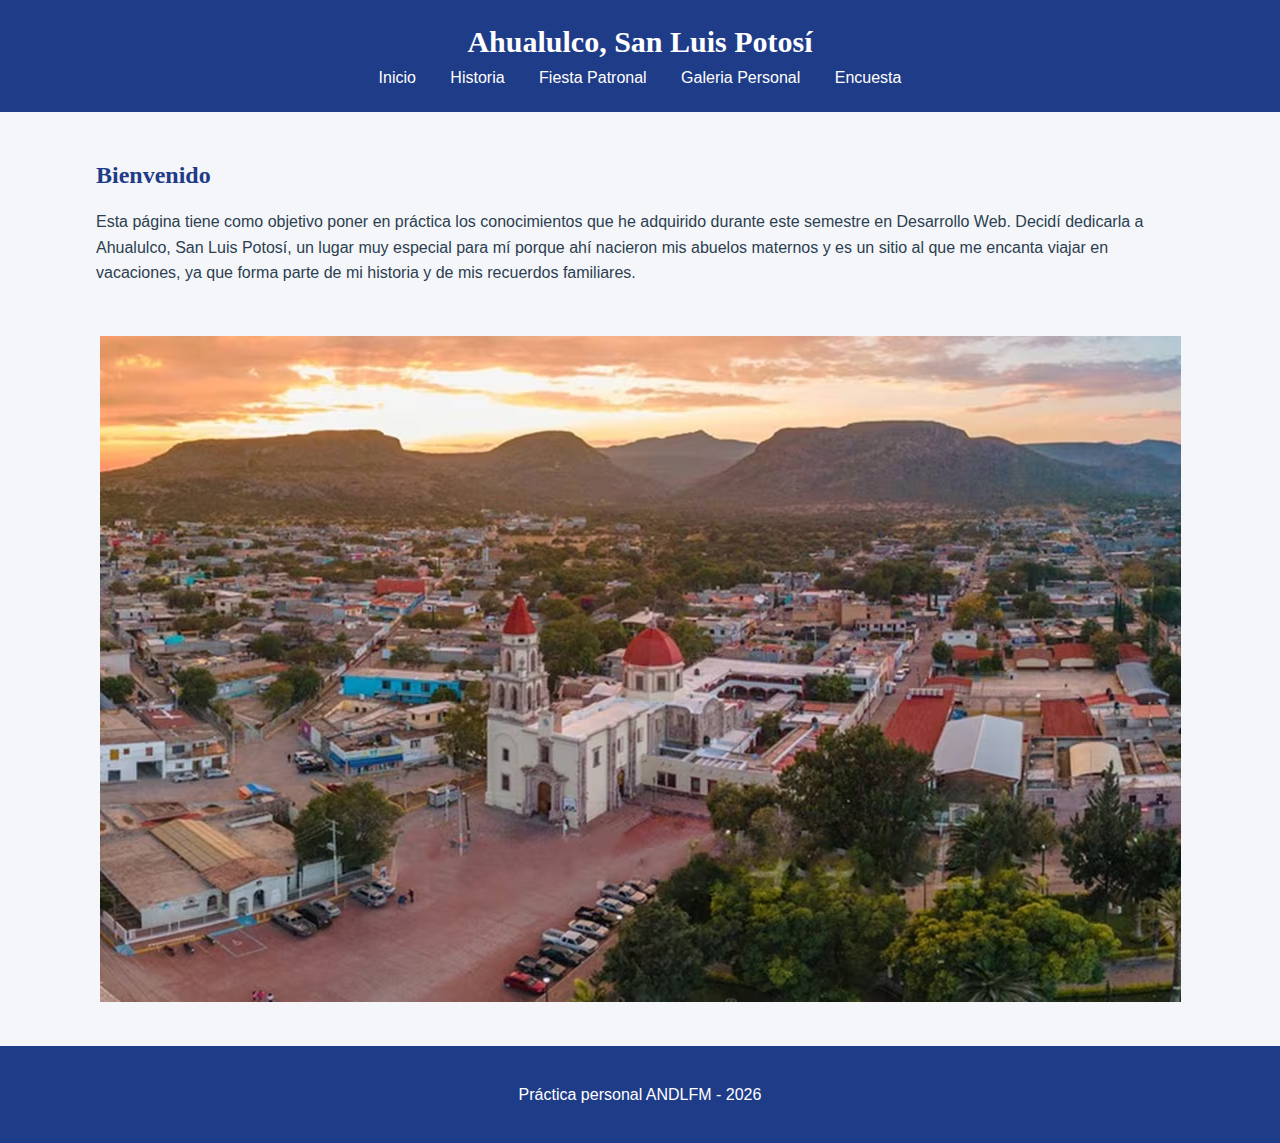
<file: index.html>
<!DOCTYPE html>
<html lang="es">
<head>
    <meta charset="UTF-8">
    <title>Ahualulco SLP</title>
    <link rel="stylesheet" href="estilos.css">
</head>
<body>

<header>
    <h1>Ahualulco, San Luis Potosí</h1>
    <nav>
        <a href="index.html">Inicio</a>
        <a href="historia.html">Historia</a>
        <a href="fiestapatronal.html">Fiesta Patronal</a>
        <a href="galeriapersonal.html">Galeria Personal</a>
        <a href="encuesta.html">Encuesta</a>
    </nav>
</header>

<section>
    <h2>Bienvenido</h2>
    <p>Esta página tiene como objetivo poner en práctica los conocimientos que he adquirido durante este semestre en Desarrollo Web.
       Decidí dedicarla a Ahualulco, San Luis Potosí, un lugar muy especial para mí porque ahí nacieron mis abuelos maternos y es un sitio 
       al que me encanta viajar en vacaciones, ya que forma parte de mi historia y de mis recuerdos familiares.</p>
</section>

<div style="text-align: center;">
    <img src="hualus.avif" alt="Ahualulco">
</div>

<footer>
    <p>Práctica personal ANDLFM - 2026</p>
</footer>

</body>
</html>
</file>
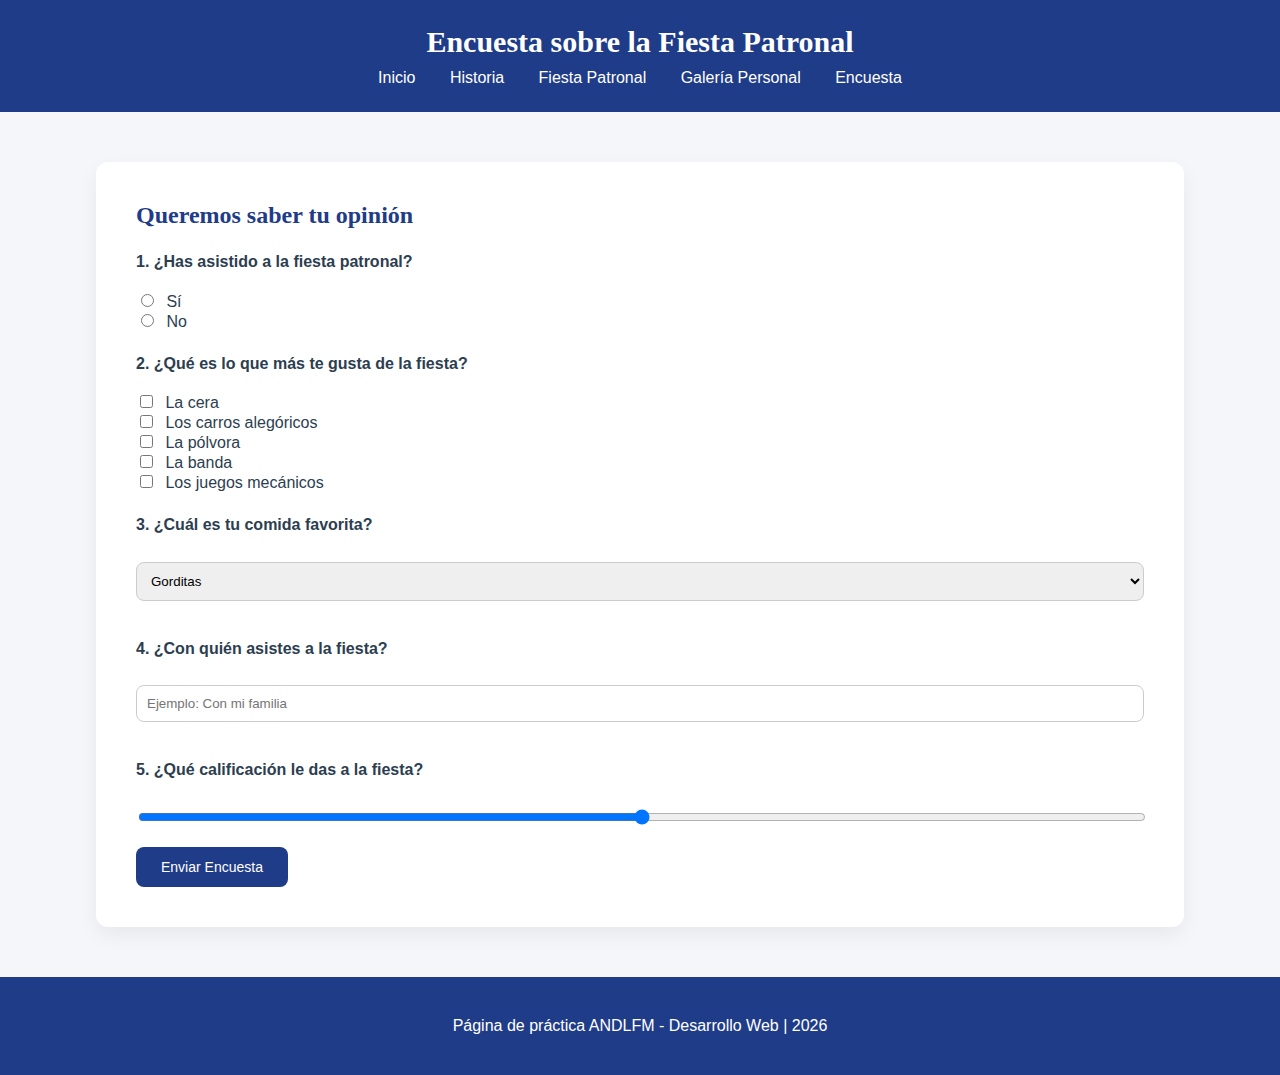
<file: encuesta.html>
<!DOCTYPE html>
<html lang="es">
<head>
    <meta charset="UTF-8">
    <title>Encuesta - Ahualulco SLP</title>
    <link rel="stylesheet" href="estilos.css">
</head>
<body>

<header>
    <h1>Encuesta sobre la Fiesta Patronal</h1>
    <nav>
        <a href="index.html">Inicio</a>
        <a href="historia.html">Historia</a>
        <a href="fiestapatronal.html">Fiesta Patronal</a>
        <a href="galeriapersonal.html">Galería Personal</a>
        <a href="encuesta.html">Encuesta</a>
    </nav>
</header>

<section>
<article>

<h2>Queremos saber tu opinión</h2>

<form>

    <p><strong>1. ¿Has asistido a la fiesta patronal?</strong></p>
    <input type="radio" name="asistencia"> Sí<br>
    <input type="radio" name="asistencia"> No<br>

    <p><strong>2. ¿Qué es lo que más te gusta de la fiesta?</strong></p>
    <input type="checkbox"> La cera<br>
    <input type="checkbox"> Los carros alegóricos<br>
    <input type="checkbox"> La pólvora<br>
    <input type="checkbox"> La banda<br>
    <input type="checkbox"> Los juegos mecánicos<br>

    <p><strong>3. ¿Cuál es tu comida favorita?</strong></p>
    <select>
        <option>Gorditas</option>
        <option>Enchiladas potosinas</option>
        <option>Carnitas</option>
        <option>Tamales</option>
        <option>Tacos Rojos</option>
        <option>Barbacoa</option>
        <option>Dulces típicos</option>
    </select>

    <p><strong>4. ¿Con quién asistes a la fiesta?</strong></p>
    <input type="text" placeholder="Ejemplo: Con mi familia">

    <p><strong>5. ¿Qué calificación le das a la fiesta?</strong></p>
    <input type="range" min="1" max="5">

    <br><br>

    <button type="submit">Enviar Encuesta</button>

</form>

</article>
</section>

<footer>
    <p>Página de práctica ANDLFM - Desarrollo Web | 2026</p>
</footer>

</body>
</html>
</file>
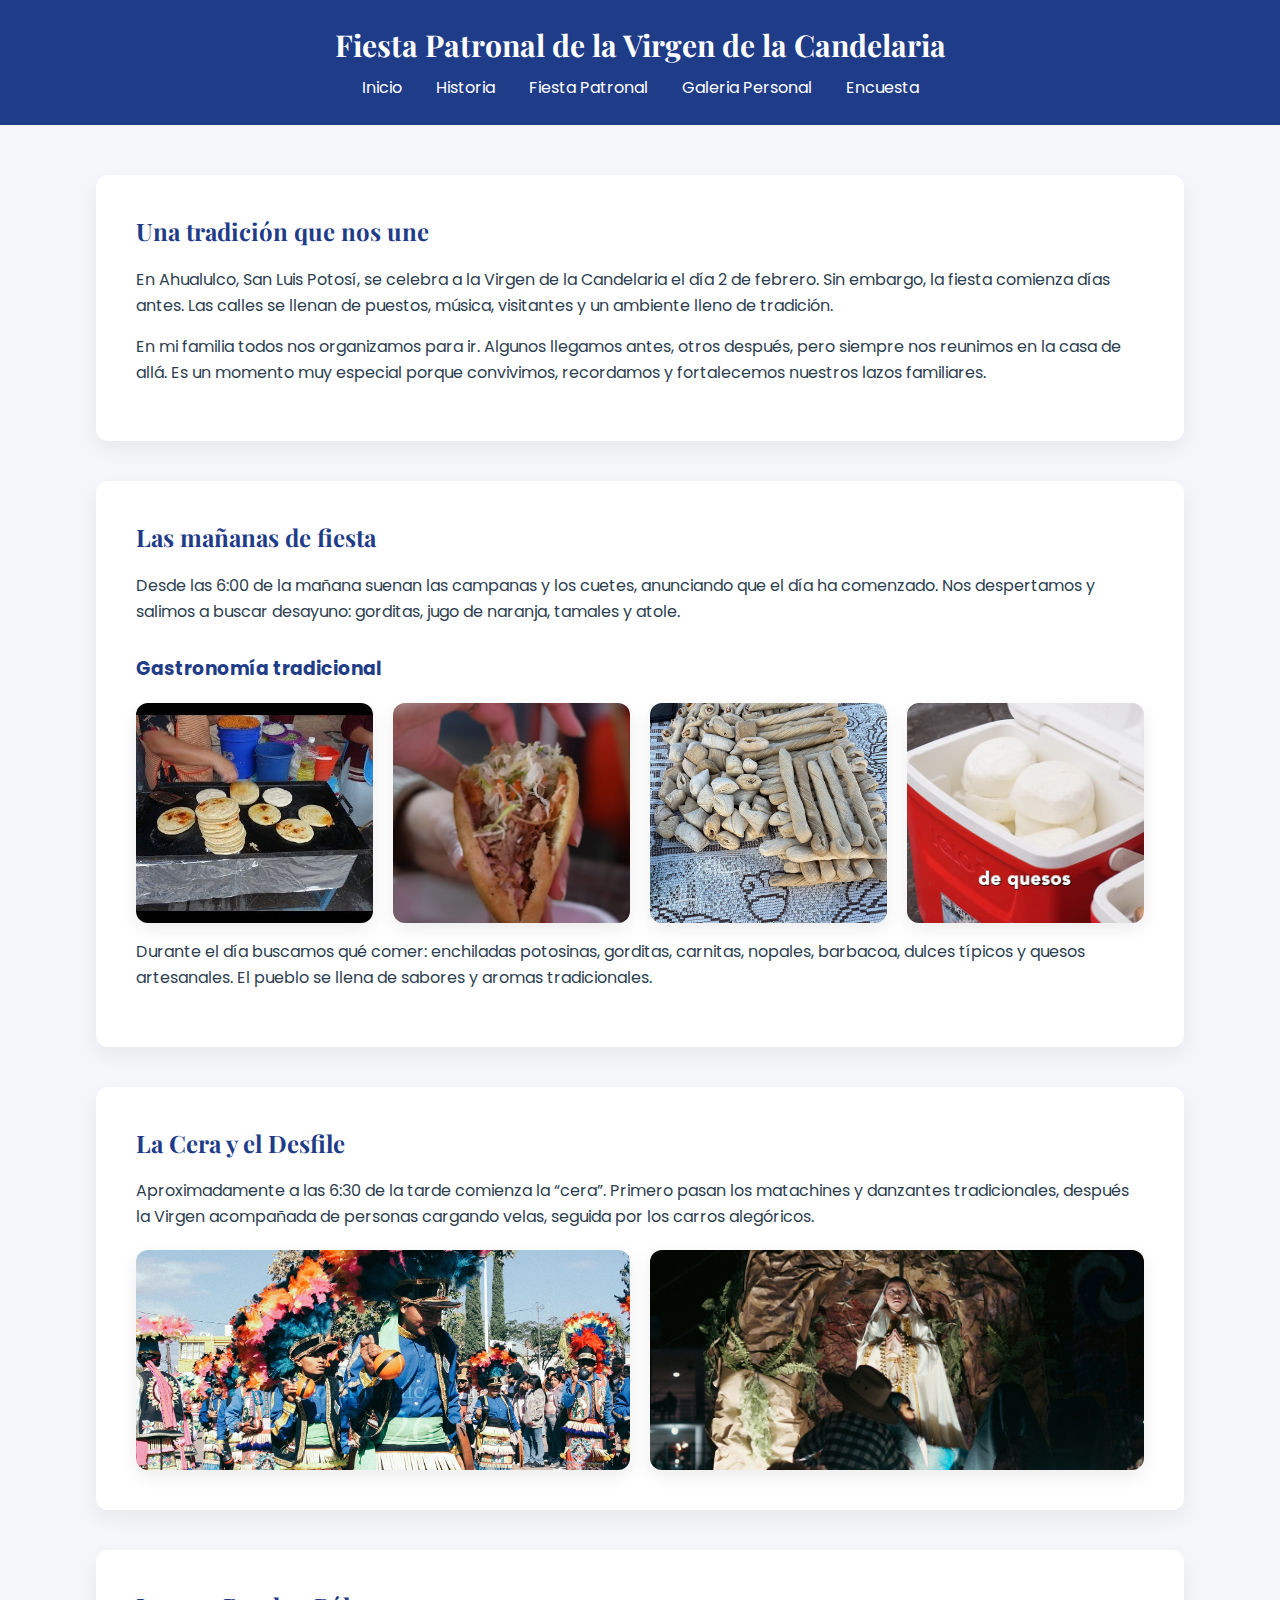
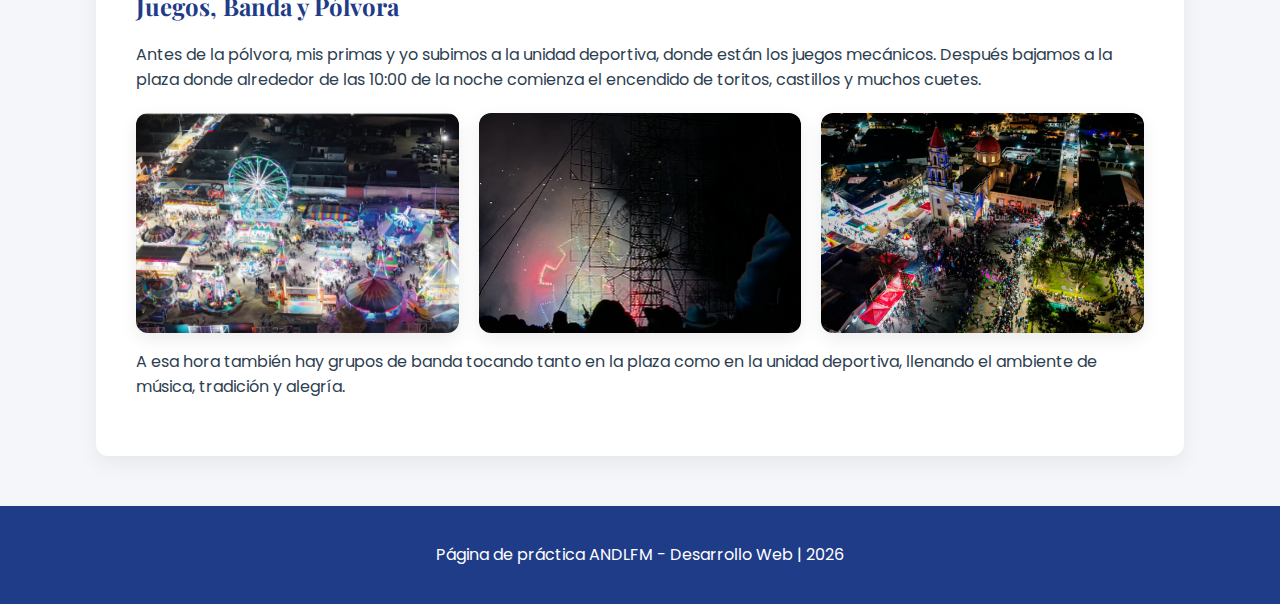
<file: fiestapatronal.html>
<!DOCTYPE html>
<html lang="es">
<head>
    <meta charset="UTF-8">
    <title>Fiesta Patronal - Ahualulco SLP</title>

    <!-- Fuentes profesionales -->
    <link href="https://fonts.googleapis.com/css2?family=Playfair+Display:wght@600&family=Poppins:wght@300;400;500&display=swap" rel="stylesheet">

    <link rel="stylesheet" href="estilos.css">
</head>
<body>

<header>
    <h1>Fiesta Patronal de la Virgen de la Candelaria</h1>
    <nav>
        <a href="index.html">Inicio</a>
        <a href="historia.html">Historia</a>
        <a href="fiestapatronal.html">Fiesta Patronal</a>
        <a href="galeriapersonal.html">Galeria Personal</a>
        <a href="encuesta.html">Encuesta</a>
    </nav>
</header>

<section>

<article>
    <h2>Una tradición que nos une</h2>
    <p>
        En Ahualulco, San Luis Potosí, se celebra a la Virgen de la Candelaria el día 2 de febrero.
        Sin embargo, la fiesta comienza días antes. Las calles se llenan de puestos,
        música, visitantes y un ambiente lleno de tradición.
    </p>

    <p>
        En mi familia todos nos organizamos para ir. Algunos llegamos antes,
        otros después, pero siempre nos reunimos en la casa de allá.
        Es un momento muy especial porque convivimos, recordamos
        y fortalecemos nuestros lazos familiares.
    </p>
</article>

<article>
    <h2>Las mañanas de fiesta</h2>

    <p>
        Desde las 6:00 de la mañana suenan las campanas y los cuetes,
        anunciando que el día ha comenzado. Nos despertamos y salimos
        a buscar desayuno: gorditas, jugo de naranja, tamales y atole.
    </p>

    <h3>Gastronomía tradicional</h3>

    <div class="galeria">
        <img src="gorditas.jpg" alt="Gorditas">
        <img src="gordita.png" alt="Carnitas">
        <img src="dulce.jpg" alt="Dulces tradicionales">
        <img src="quesos.png" alt="Quesos">
    </div>

    <p>
        Durante el día buscamos qué comer: enchiladas potosinas,
        gorditas, carnitas, nopales, barbacoa, dulces típicos y quesos artesanales.
        El pueblo se llena de sabores y aromas tradicionales.
    </p>
</article>

<article>
    <h2>La Cera y el Desfile</h2>

    <p>
        Aproximadamente a las 6:30 de la tarde comienza la “cera”.
        Primero pasan los matachines y danzantes tradicionales,
        después la Virgen acompañada de personas cargando velas,
        seguida por los carros alegóricos.
    </p>

    <div class="galeria">
        <img src="matachines.jpg" alt="Matachines">
        <img src="carroale.jpg" alt="Carros alegóricos">
    </div>
</article>

<article>
    <h2>Juegos, Banda y Pólvora</h2>

    <p>
        Antes de la pólvora, mis primas y yo subimos a la unidad deportiva,
        donde están los juegos mecánicos. Después bajamos a la plaza
        donde alrededor de las 10:00 de la noche comienza el encendido
        de toritos, castillos y muchos cuetes.
    </p>

    <div class="galeria">
        <img src="juegos.png" alt="Juegos mecánicos">
        <img src="polvora.png" alt="Castillo">
        <img src="plaza1.jpg" alt="plaza">
    </div>

    <p>
        A esa hora también hay grupos de banda tocando tanto en la plaza
        como en la unidad deportiva, llenando el ambiente de música,
        tradición y alegría.
    </p>
</article>

</section>

<footer>
    <p>Página de práctica ANDLFM - Desarrollo Web | 2026</p>
</footer>

</body>
</html>
</file>
<file: estilos.css>
/* RESET GENERAL */
* {
    box-sizing: border-box;
}

/* BODY */
body {
    margin: 0;
    background-color: #f4f6f9;
    font-family: 'Poppins', sans-serif;
    color: #2c3e50;
}

/* HEADER */
header {
    background-color: #1f3c88;
    padding: 25px;
    text-align: center;
    color: white;
}

header h1 {
    font-family: 'Playfair Display', serif;
    font-size: 30px;
    margin: 0 0 10px 0;
}

/* NAV */
nav {
    margin-top: 10px;
}

nav a {
    color: #ffffff;
    text-decoration: none;
    margin: 0 15px;
    font-weight: 400;
    transition: 0.3s ease;
}

nav a:hover {
    color: #4a90e2;
}

/* CONTENEDOR */
section {
    width: 85%;
    max-width: 1100px;
    margin: 50px auto;
}

/* TARJETAS */
article {
    background: white;
    padding: 40px;
    margin-bottom: 40px;
    border-radius: 12px;
    box-shadow: 0 8px 20px rgba(0,0,0,0.06);
}

/* TITULOS */
h2 {
    font-family: 'Playfair Display', serif;
    color: #1f3c88;
    margin-top: 0;
}

h3 {
    color: #1f3c88;
    margin-top: 30px;
}

/* TEXTO */
p {
    line-height: 1.6;
}

/* IMAGEN JULIAN */
.contenedor-julian {
    display: flex;
    align-items: center;
    gap: 40px;
    flex-wrap: wrap;
}

.contenedor-julian img {
    width: 250px;
    border-radius: 12px;
}

/* GALERÍA */
.galeria {
    display: grid;
    grid-template-columns: repeat(auto-fit, minmax(220px, 1fr));
    gap: 20px;
    margin-top: 20px;
}

.galeria img {
    width: 100%;
    height: 220px;
    object-fit: cover;
    border-radius: 12px;
    transition: 0.3s ease;
    box-shadow: 0 6px 18px rgba(0,0,0,0.08);
}

.galeria img:hover {
    transform: scale(1.04);
}

/* VIDEOS */
.videos {
    display: grid;
    grid-template-columns: repeat(auto-fit, minmax(280px, 1fr));
    gap: 20px;
    margin-top: 20px;
}

.videos video {
    width: 100%;
    border-radius: 12px;
    box-shadow: 0 6px 18px rgba(0,0,0,0.1);
}

/* AUDIO */
audio {
    width: 100%;
    margin-top: 15px;
}

/* ===== ENCUESTA ===== */

form {
    margin-top: 20px;
}

form p {
    font-weight: 500;
    margin-top: 20px;
}

input[type="text"],
select {
    width: 100%;
    padding: 10px;
    border-radius: 8px;
    border: 1px solid #ccc;
    margin-top: 8px;
    margin-bottom: 15px;
    font-family: 'Poppins', sans-serif;
}

input[type="radio"],
input[type="checkbox"] {
    margin-right: 8px;
}

input[type="range"] {
    width: 100%;
    margin-top: 10px;
}

button {
    background-color: #1f3c88;
    color: white;
    padding: 12px 25px;
    border: none;
    border-radius: 8px;
    cursor: pointer;
    font-family: 'Poppins', sans-serif;
    font-size: 14px;
    transition: 0.3s ease;
}

button:hover {
    background-color: #4a90e2;
}

/* FOOTER */
footer {
    text-align: center;
    padding: 20px;
    background-color: #1f3c88;
    color: white;
    margin-top: 40px;
}

/* RESPONSIVE */
@media (max-width: 768px) {
    .contenedor-julian {
        flex-direction: column;
        text-align: center;
    }
}
</file>
